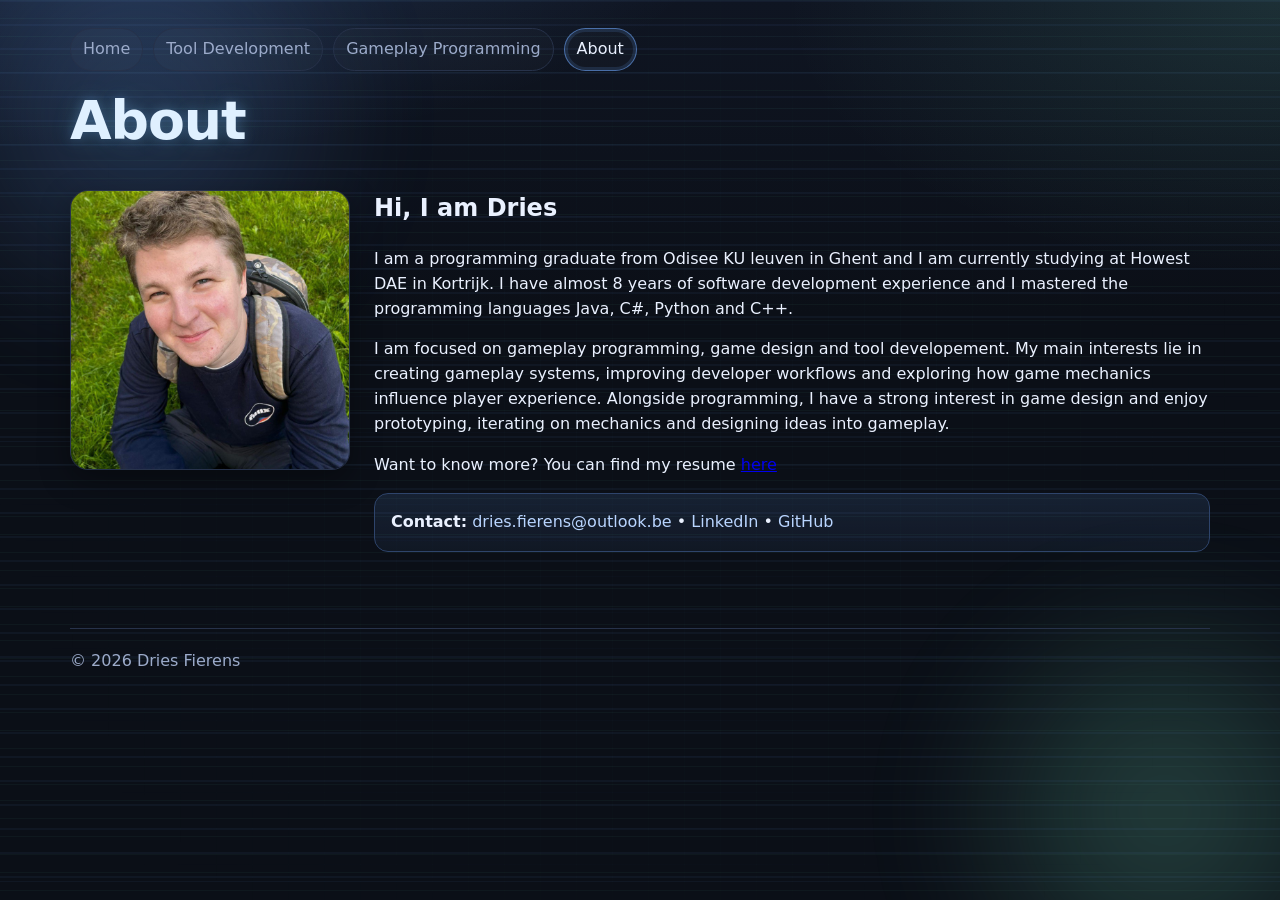
<file: about.html>
﻿<!doctype html>
<html lang="en">
<head>
    <meta charset="UTF-8" />
    <meta name="viewport" content="width=device-width, initial-scale=1.0" />
    <title>About — Dries Fierens</title>
    <link rel="stylesheet" href="styles.css" />
</head>
<body>
    <div class="fx-bg" aria-hidden="true">
        <span class="blob blob-a"></span>
        <span class="blob blob-b"></span>
        <span class="grid-lines"></span>
        <span class="code-rain"></span>
    </div>
    <header class="container">
        <nav>
            <a href="index.html">Home</a>
            <a href="tooldev.html">Tool Development</a>
            <a href="gameplayprogramming.html">Gameplay Programming</a>
            <a class="active" href="about.html">About</a>
        </nav>
        <h1>About</h1>
    </header>

    <main class="container">
        <section class="about-wrap">
            <img class="profile-pic"
                 src="assets/profile.jpg"
                 alt="Portrait of Dries Fierens"
                 loading="lazy" />

            <div class="about-content">
                <h2>Hi, I am Dries</h2>
                <p>
                    I am a programming graduate from Odisee KU leuven in Ghent and I am currently studying at Howest DAE in Kortrijk. I have almost 8 years of software development experience and I mastered the programming
                    languages Java, C#, Python and C++.
                </p>
                <p>
                    I am focused on gameplay programming, game design and tool developement. My main interests lie in creating gameplay systems, improving developer workflows and exploring how game mechanics influence player experience. Alongside programming, I have a strong interest in game design and enjoy prototyping, iterating on mechanics and designing ideas into gameplay.
                </p>
                <p>
                    Want to know more? You can find my resume
                    <a href="assets/Dries_Fierens_Resume.pdf" target="_blank" rel="noreferrer"> here</a>
                </p>

                <section class="cta">
                    <strong>Contact:</strong>
                    <a href="mailto:dries.fierens@outlook.be">dries.fierens@outlook.be</a> •
                    <a href="https://www.linkedin.com/in/dries-fierens-13a043223/" target="_blank" rel="noreferrer">LinkedIn</a> •
                    <a href="https://github.com/Dries-Fierens/" target="_blank" rel="noreferrer">GitHub</a>
                </section>
            </div>
        </section>
    </main>

    <footer class="container">© <span id="year"></span> Dries Fierens</footer>
    <script>document.getElementById('year').textContent = new Date().getFullYear();</script>
</body>
</html>
</file>
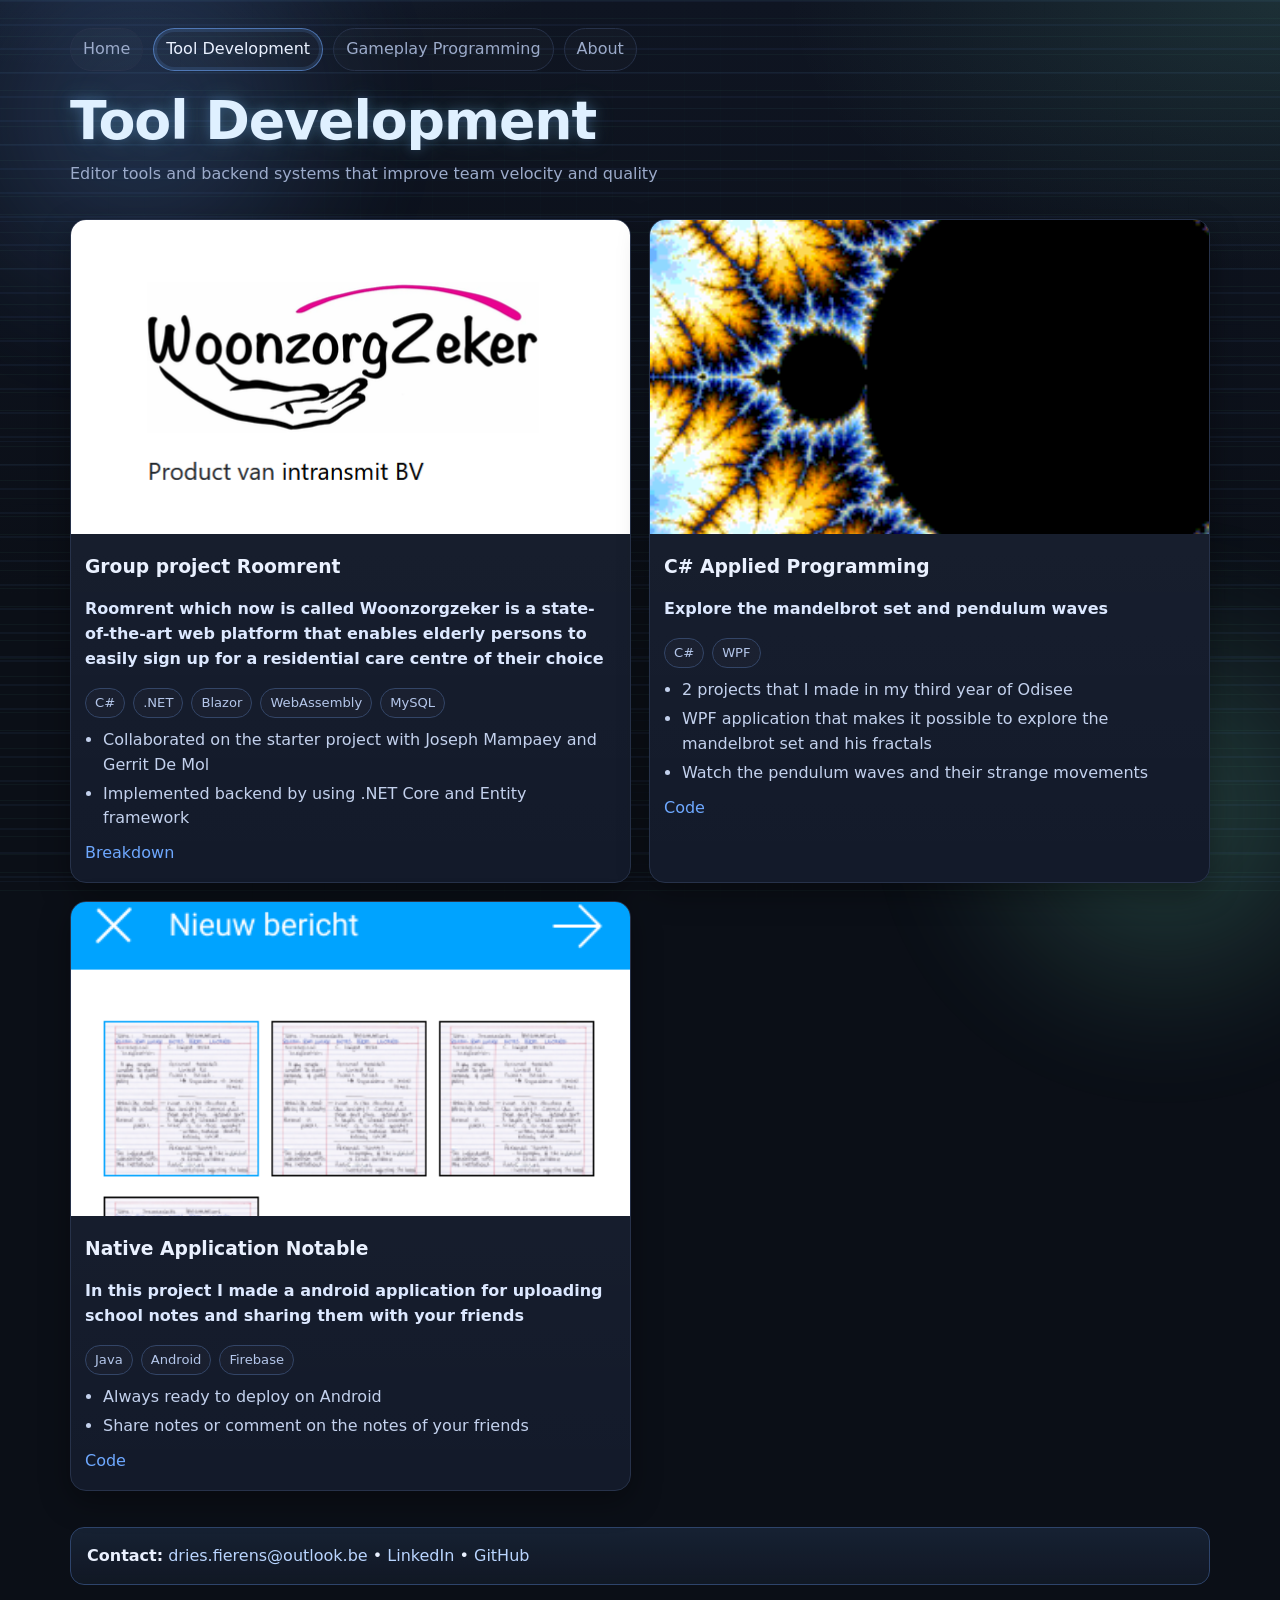
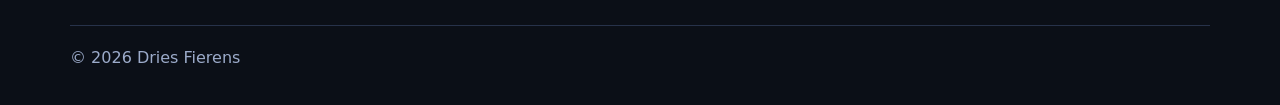
<file: tooldev.html>
﻿<!doctype html>
<html lang="en">
<head>
    <meta charset="UTF-8" />
    <meta name="viewport" content="width=device-width, initial-scale=1.0" />
    <title>Tool Development — Dries Fierens</title>
    <link rel="stylesheet" href="styles.css" />
</head>
<body data-role="tooldev">
    <div class="fx-bg" aria-hidden="true">
        <span class="blob blob-a"></span>
        <span class="blob blob-b"></span>
        <span class="grid-lines"></span>
        <span class="code-rain"></span>
    </div>
    <header class="container">
        <nav>
            <a href="index.html">Home</a>
            <a class="active" href="tooldev.html">Tool Development</a>
            <a href="gameplayprogramming.html">Gameplay Programming</a>
            <a href="about.html">About</a>
        </nav>
        <h1>Tool Development</h1>
        <p class="subtitle">Editor tools and backend systems that improve team velocity and quality</p>
    </header>

    <main class="container">
        <section id="projects-list" class="grid"></section>
        <section class="cta">
            <strong>Contact:</strong>
            <a href="mailto:dries.fierens@outlook.be">dries.fierens@outlook.be</a> •
            <a href="https://www.linkedin.com/in/dries-fierens-13a043223/" target="_blank" rel="noreferrer">LinkedIn</a> •
            <a href="https://github.com/Dries-Fierens/" target="_blank" rel="noreferrer">GitHub</a>
        </section>
    </main>

    <footer class="container">© <span id="year"></span> Dries Fierens</footer>
    <script src="data/projects.js"></script>
    <script src="js/main.js"></script>
    <script>document.getElementById('year').textContent = new Date().getFullYear();</script>
</body>
</html>
</file>
<file: styles.css>
﻿:root {
    --bg: #0b0f17;
    --bg-2: #0f1522;
    --card: #131a2a;
    --card-2: #101625;
    --text: #eaf1ff;
    --muted: #9cabca;
    --accent: #6ea8ff;
    --accent-2: #7ef0c7;
    --border: #27324a;
    --shadow: 0 10px 30px rgba(0,0,0,.35);
    --radius: 16px;
}

* {
    box-sizing: border-box
}

html, body {
    margin: 0;
    padding: 0
}

body {
    font-family: Inter,system-ui,-apple-system,Segoe UI,Roboto,Arial,sans-serif;
    color: var(--text);
    line-height: 1.55;
    background: radial-gradient(1000px 400px at 10% -10%, rgba(110,168,255,.18), transparent 60%), radial-gradient(900px 500px at 100% 0%, rgba(126,240,199,.12), transparent 55%), linear-gradient(180deg, var(--bg-2), var(--bg) 35%);
    min-height: 100vh;
}

.container {
    width: min(1140px,92%);
    margin: 0 auto
}

header {
    padding: 28px 0 8px;
}

nav {
    display: flex;
    gap: 10px;
    flex-wrap: wrap;
    margin-bottom: 20px;
}

    nav a {
        color: var(--muted);
        text-decoration: none;
        border: 1px solid var(--border);
        background: rgba(255,255,255,.02);
        padding: 8px 12px;
        border-radius: 999px;
        transition: .2s ease;
    }

        nav a:hover {
            color: var(--text);
            border-color: #3a4a6d
        }

        nav a.active {
            color: var(--text);
            border-color: rgba(110,168,255,.6);
            box-shadow: 0 0 0 3px rgba(110,168,255,.14) inset;
        }

h1 {
    font-size: clamp(2rem,4.2vw,3.4rem);
    line-height: 1.1;
    margin: 0 0 12px;
    letter-spacing: -.02em;
}

.subtitle {
    color: var(--muted);
    max-width: 76ch;
    margin: 0 0 8px;
}

.hero {
    border: 1px solid var(--border);
    background: linear-gradient(180deg, rgba(255,255,255,.03), rgba(255,255,255,.00)), var(--card-2);
    border-radius: 24px;
    padding: 26px;
    box-shadow: var(--shadow);
    position: relative;
    overflow: hidden;
}

    .hero::after {
        content: "";
        position: absolute;
        width: 280px;
        height: 280px;
        right: -80px;
        top: -80px;
        border-radius: 50%;
        background: radial-gradient(circle, rgba(110,168,255,.22), transparent 65%);
        pointer-events: none;
    }

.hero-choices {
    display: grid;
    grid-template-columns: repeat(auto-fit,minmax(230px,1fr));
    gap: 14px;
    margin: 18px 0 4px;
}

.choice {
    border: 1px solid var(--border);
    border-radius: 14px;
    padding: 16px;
    text-decoration: none;
    color: var(--text);
    background: linear-gradient(180deg, rgba(255,255,255,.03), rgba(255,255,255,.01));
    transition: transform .18s ease,border-color .2s ease,box-shadow .2s ease;
}

    .choice:hover {
        transform: translateY(-2px);
        border-color: rgba(110,168,255,.65);
        box-shadow: 0 8px 24px rgba(0,0,0,.28);
    }

    .choice strong {
        font-size: 1.05rem
    }

.muted {
    color: var(--muted)
}

.section {
    margin: 26px 0;
}

    .section h2 {
        margin: 0 0 10px;
        font-size: 1.35rem;
        letter-spacing: .01em;
    }

.skills {
    display: flex;
    flex-wrap: wrap;
    gap: 10px;
}

.skill {
    border: 1px solid var(--border);
    color: #c9d8f6;
    background: rgba(255,255,255,.02);
    border-radius: 999px;
    padding: 7px 12px;
    font-size: .9rem;
}

.grid {
    display: grid;
    gap: 18px;
    grid-template-columns: repeat(2,minmax(0,1fr)); /* max 2 */
    margin: 16px 0 36px;
}

@media (max-width: 900px) {
    .grid {
        grid-template-columns: 1fr;
    }
}

.card {
    border: 1px solid var(--border);
    border-radius: var(--radius);
    overflow: hidden;
    background: linear-gradient(180deg, rgba(255,255,255,.03), rgba(255,255,255,.00)), var(--card);
    box-shadow: var(--shadow);
    transition: transform .18s ease, border-color .2s ease;
}

    .card:hover {
        transform: translateY(-3px);
        border-color: #4062a0;
    }

.thumb {
    width: 100%;
    aspect-ratio: 16/9;
    object-fit: cover;
    display: block;
    background: #0a0f19;
}

.card-body {
    padding: 14px 14px 16px
}

    .card-body h3 {
        margin: 4px 0 8px
    }

.one-liner {
    font-weight: 600;
    color: #dce8ff
}

ul {
    margin: 10px 0 0 18px;
    padding: 0
}

li {
    margin: 4px 0;
    color: #c3d1ed
}

.tags {
    display: flex;
    flex-wrap: wrap;
    gap: 8px;
    margin: 10px 0
}

.tag {
    border: 1px solid #334567;
    color: #b4c6ea;
    padding: 4px 9px;
    border-radius: 999px;
    font-size: .82rem;
    background: rgba(255,255,255,.02);
}

.links {
    margin-top: 10px
}

    .links a {
        color: var(--accent);
        text-decoration: none;
    }

        .links a:hover {
            text-decoration: underline
        }

.cta {
    margin: 10px 0 40px;
    padding: 16px;
    border: 1px solid #2e446b;
    border-radius: 14px;
    background: linear-gradient(180deg, rgba(110,168,255,.12), rgba(110,168,255,.06));
}

    .cta a {
        color: #b9d5ff;
        text-decoration: none;
    }

        .cta a:hover {
            text-decoration: underline
        }

footer {
    border-top: 1px solid var(--border);
    color: var(--muted);
    padding: 20px 0 34px;
}

/* =========================
   VIBRANT CODE-THEMED FX
   ========================= */

body {
    position: relative;
    overflow-x: hidden;
}

/* background effect container */
.fx-bg {
    position: fixed;
    inset: 0;
    z-index: -1;
    pointer-events: none;
}

/* animated colorful glows */
.blob {
    position: absolute;
    width: 42vw;
    height: 42vw;
    border-radius: 50%;
    filter: blur(55px);
    opacity: .24;
    animation: blobFloat 16s ease-in-out infinite alternate;
}

.blob-a {
    left: -10vw;
    top: -12vw;
    background: radial-gradient(circle, #6ea8ff 0%, rgba(110,168,255,0) 65%);
}

.blob-b {
    right: -12vw;
    bottom: -14vw;
    background: radial-gradient(circle, #7ef0c7 0%, rgba(126,240,199,0) 65%);
    animation-delay: 2s;
}

@keyframes blobFloat {
    0% {
        transform: translateY(0) translateX(0) scale(1);
    }

    100% {
        transform: translateY(30px) translateX(20px) scale(1.08);
    }
}

/* subtle techno grid */
.grid-lines {
    position: absolute;
    inset: 0;
    background-image: linear-gradient(rgba(110,168,255,.07) 1px, transparent 1px), linear-gradient(90deg, rgba(126,240,199,.06) 1px, transparent 1px);
    background-size: 36px 36px, 36px 36px;
    mask-image: radial-gradient(circle at center, black 35%, transparent 90%);
    opacity: .28;
    animation: gridShift 18s linear infinite;
}

@keyframes gridShift {
    from {
        transform: translateY(0);
    }

    to {
        transform: translateY(36px);
    }
}

/* fake code rain overlay */
.code-rain {
    position: absolute;
    inset: 0;
    opacity: .12;
    background-image: repeating-linear-gradient( 180deg, rgba(110,168,255,.45) 0 2px, transparent 2px 24px ), repeating-linear-gradient( 180deg, rgba(126,240,199,.35) 0 1px, transparent 1px 18px );
    background-size: 2px 220px, 1px 160px;
    background-position: 12% -220px, 76% -160px;
    animation: rainFall 9s linear infinite;
}

@keyframes rainFall {
    to {
        background-position: 12% 220px, 76% 160px;
    }
}

/* animated gradient headings */
h1, .section h2{
  color:#dff0ff;
  text-shadow:
    0 0 12px rgba(110,168,255,.25),
    0 0 24px rgba(126,240,199,.18);
}

@keyframes headingGlow {
    to {
        background-position: 220% center;
    }
}

/* card hover glow */
.card {
    position: relative;
}

    .card::before {
        content: "";
        position: absolute;
        inset: -1px;
        border-radius: inherit;
        padding: 1px;
        background: linear-gradient(120deg, rgba(110,168,255,.7), rgba(126,240,199,.6), rgba(180,120,255,.65));
        -webkit-mask: linear-gradient(#000 0 0) content-box, linear-gradient(#000 0 0);
        -webkit-mask-composite: xor;
        mask-composite: exclude;
        opacity: 0;
        transition: opacity .25s ease;
        pointer-events: none;
    }

    .card:hover::before {
        opacity: 1;
    }

/* animated buttons */
.choice {
    position: relative;
    overflow: hidden;
}

    .choice::after {
        content: "";
        position: absolute;
        inset: auto -40% -120% -40%;
        height: 180%;
        background: linear-gradient(120deg, transparent 35%, rgba(255,255,255,.22) 50%, transparent 65%);
        transform: translateX(-40%) rotate(8deg);
        transition: transform .7s ease;
    }

    .choice:hover::after {
        transform: translateX(40%) rotate(8deg);
    }

/* respect users who prefer reduced motion */
@media (prefers-reduced-motion: reduce) {
    .blob, .grid-lines, .code-rain, h1, .section h2, .choice::after {
        animation: none !important;
        transition: none !important;
    }
}

.about-wrap {
    display: grid;
    grid-template-columns: 280px 1fr;
    gap: 24px;
    align-items: start;
    margin: 20px 0 36px;
}

.profile-pic {
    width: 100%;
    max-width: 280px;
    aspect-ratio: 1/1;
    object-fit: cover;
    border-radius: 18px;
    border: 1px solid var(--border);
    box-shadow: 0 10px 30px rgba(0,0,0,.35);
    background: #0f1522;
}

.about-content h2 {
    margin-top: 0;
}

@media (max-width: 900px) {
    .about-wrap {
        grid-template-columns: 1fr;
    }

    .profile-pic {
        max-width: 220px;
    }
}
</file>
